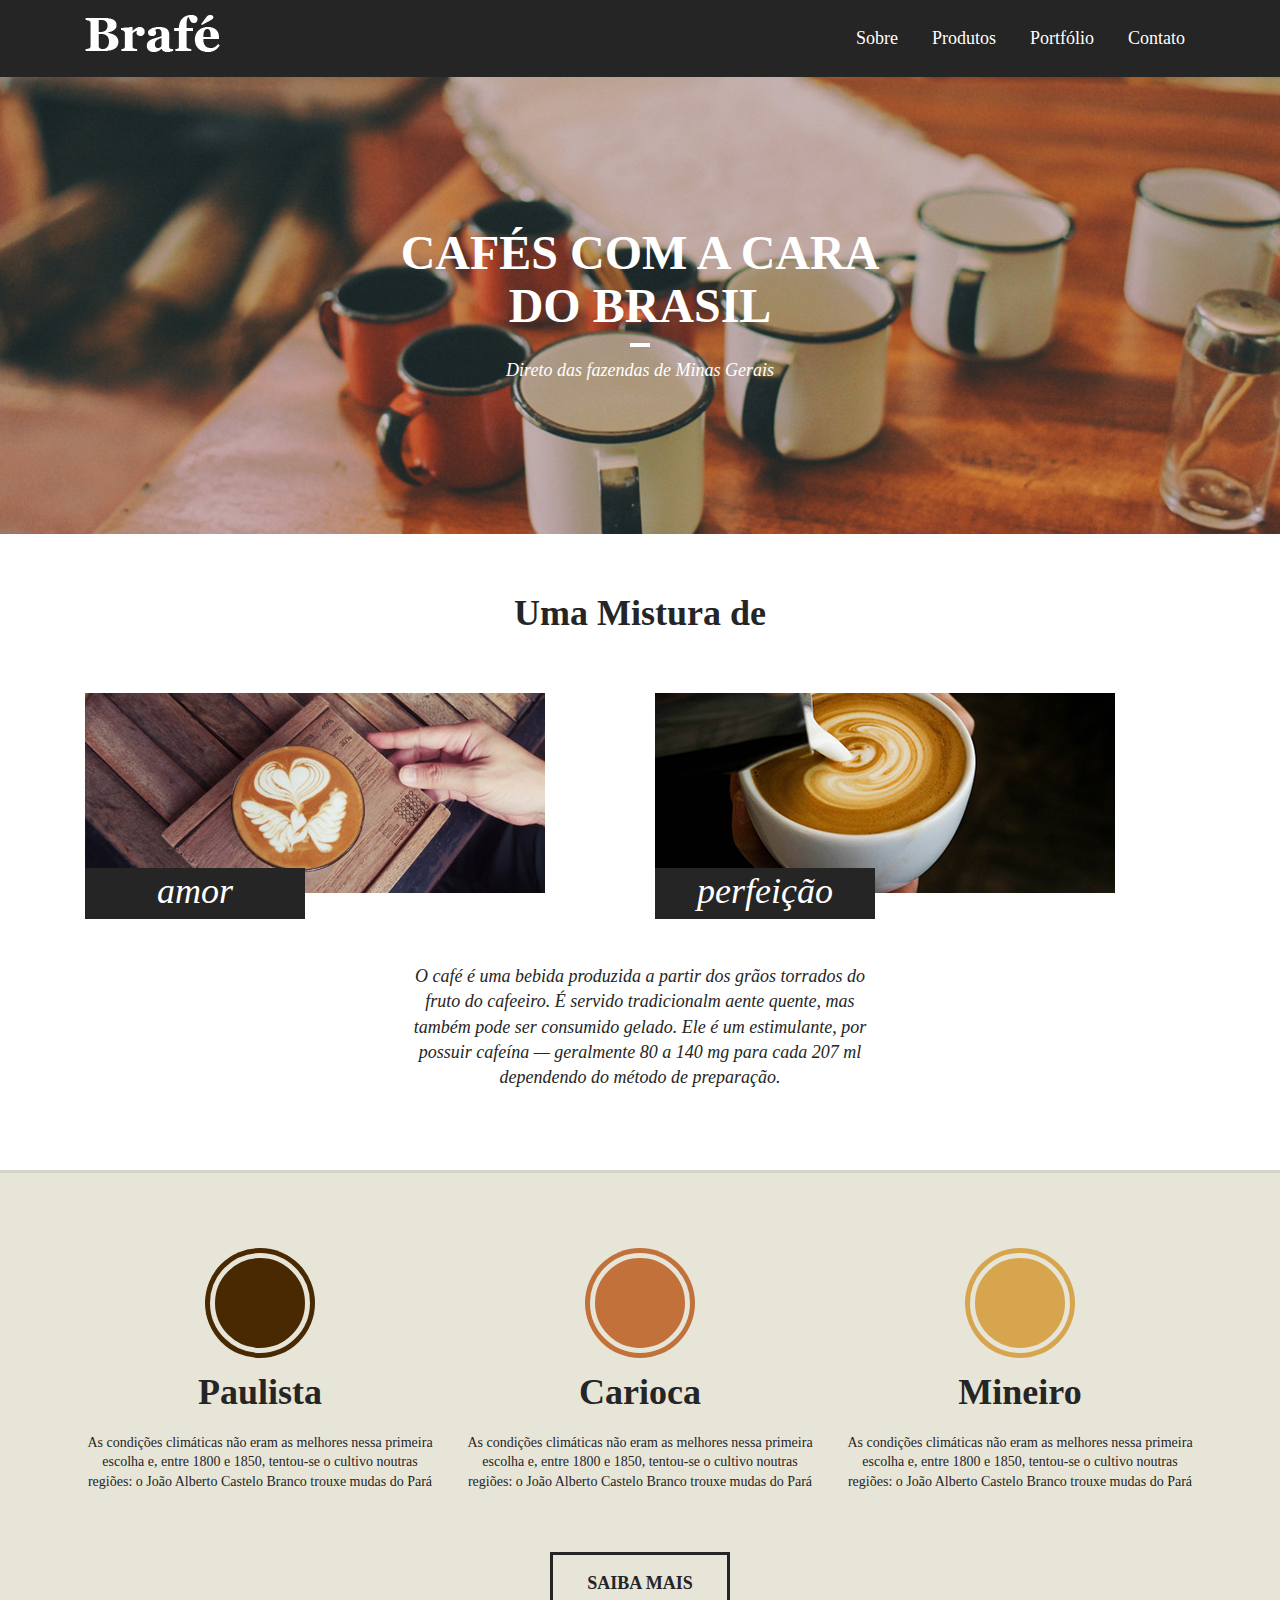
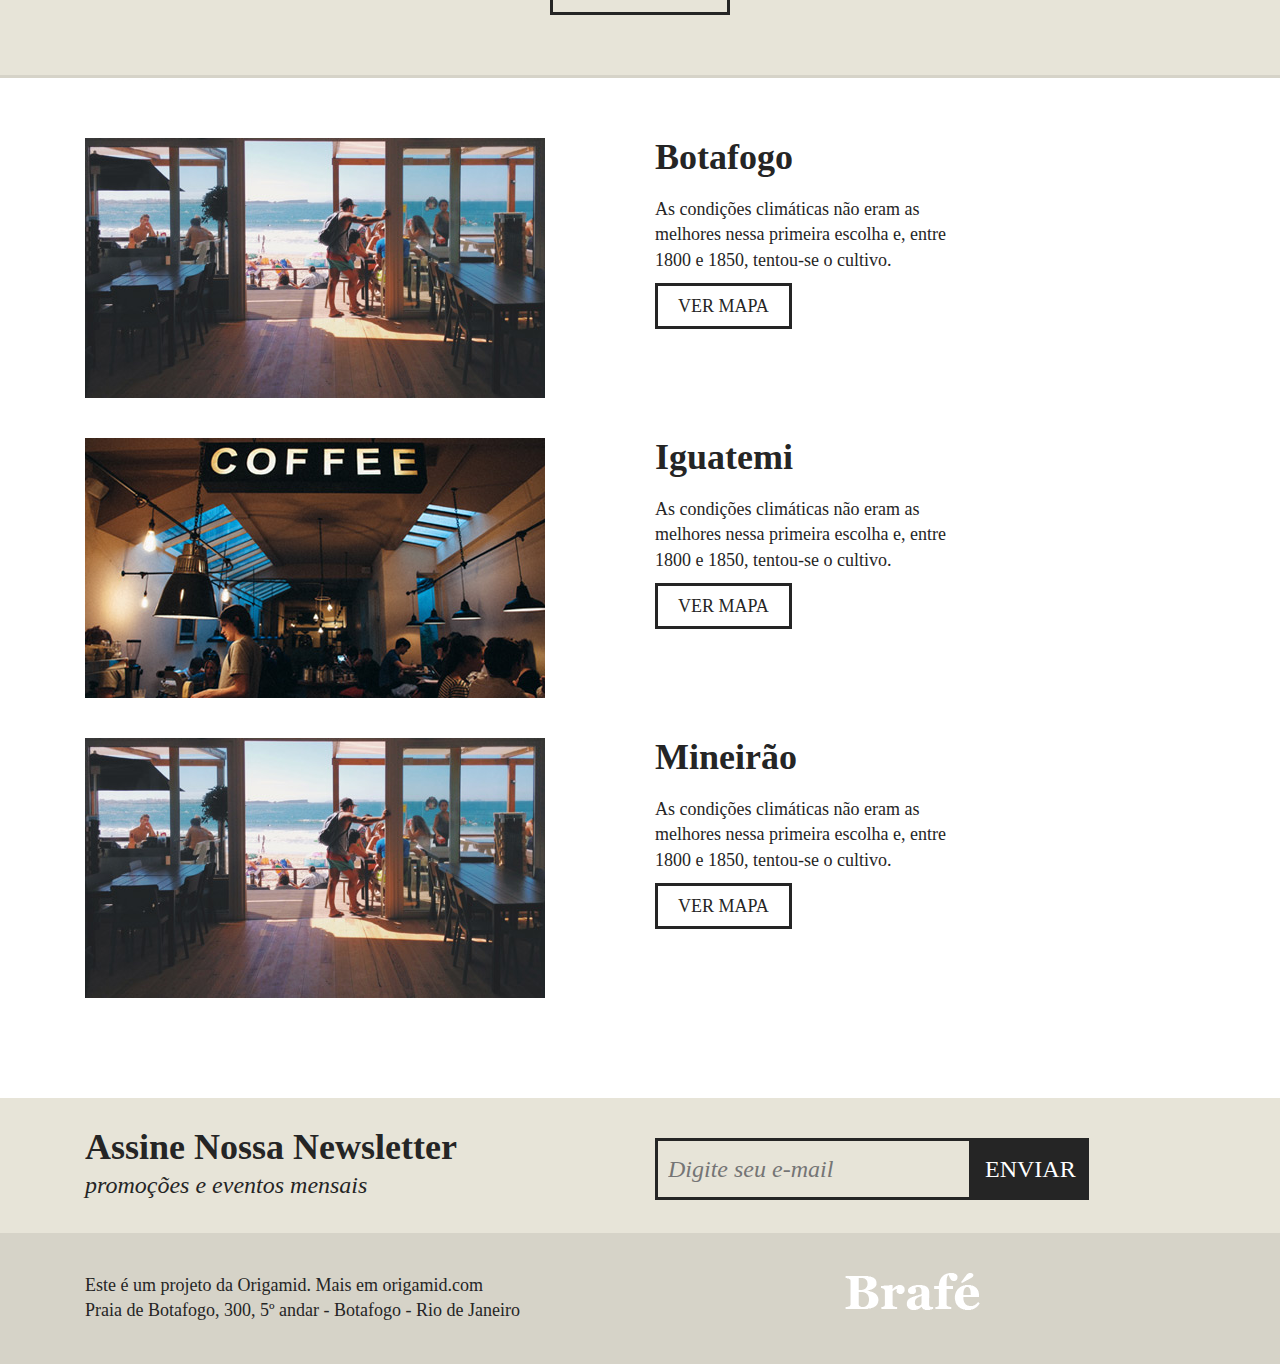
<file: Bootstrap/index.html>
<!DOCTYPE html>
<html>
<head>
	<title>Brafé 1</title>
	<meta charset="utf-8">
	<meta name="viewport" content="width=device-width, initial-scale=1, shrink-to-fit=no">
	<link rel="stylesheet" type="text/css" href="css/bootstrap.min.css">
	<link rel="stylesheet" type="text/css" href="css/style.css">
</head>
<body>
	
	<header class="menu">
		<div class="container">
			<div class="row">
				<a class="menu-logo col-md-4" href="#"><img src="img/brafe.png" alt="Brafé"></a>	
				<nav class="menu-nav col-md-8">
					<ul>
						<li><a href="#">Sobre</a></li>
						<li><a href="#">Produtos</a></li>
						<li><a href="#">Portfólio</a></li>
						<li><a href="#">Contato</a></li>
					</ul>
				</nav>
			</div>
		</div>
	</header>
	
	<main class="intro">
		<h1>Cafés com a cara<br>do Brasil</h1>
		<p>Direto das fazendas de Minas Gerais</p>
	</main>
	
	<section class="sobre container">
		<h2>Uma Mistura de</h2>
		<div class="row">
			<div class="sobre-item col-sm">
				<img src="img/cafe-1.jpg">
				<h3>amor</h3>
			</div>
			<div class="sobre-item col-sm">
				<img src="img/cafe-2.jpg">
				<h3>perfeição</h3>
			</div>
		</div>
		<p>O café é uma bebida produzida a partir dos grãos torrados do fruto do cafeeiro. É servido tradicionalm
aente quente, mas também pode ser consumido gelado. Ele é um estimulante, por possuir cafeína — geralmente 80 a 140 mg para cada 207 ml dependendo do método de preparação.</p>
	</section>
	
	<section class="produtos">
		<div class="container">
			<div class="row">
				<div class="produtos-item col-sm">
					<h2 class="produtos-paulista">Paulista</h2>
					<p>As condições climáticas não eram as melhores nessa primeira escolha e, entre 1800 e 1850, tentou-se o cultivo noutras regiões: o João Alberto Castelo Branco trouxe mudas do Pará</p>
				</div>
				<div class="produtos-item col-sm">
					<h2 class="produtos-carioca">Carioca</h2>
					<p>As condições climáticas não eram as melhores nessa primeira escolha e, entre 1800 e 1850, tentou-se o cultivo noutras regiões: o João Alberto Castelo Branco trouxe mudas do Pará</p>
				</div>
				<div class="produtos-item col-sm">
					<h2 class="produtos-mineiro">Mineiro</h2>
					<p>As condições climáticas não eram as melhores nessa primeira escolha e, entre 1800 e 1850, tentou-se o cultivo noutras regiões: o João Alberto Castelo Branco trouxe mudas do Pará</p>
				</div>
			</div>
			<a class="produtos-btn" href="#">Saiba Mais</a>
		</div>
	</section>
	
	<section class="locais container">
		<div class="locais-item row">
			<div class="col-sm">
				<img src="img/botafogo.jpg" alt="Brafé unidade Botafogo">
			</div>

			<div class="col-sm">
				<h2>Botafogo</h2>
				<p>As condições climáticas não eram as melhores nessa primeira escolha e, entre 1800 e 1850, tentou-se o cultivo.</p>
				<a href="#">Ver Mapa</a>
			</div>
		</div>
		
		<div class="locais-item row">
			<div class="col-sm">
				<img src="img/iguatemi.jpg" alt="Brafé unidade Iguatemi">
			</div>

			<div class="col-sm">
				<h2>Iguatemi</h2>
				<p>As condições climáticas não eram as melhores nessa primeira escolha e, entre 1800 e 1850, tentou-se o cultivo.</p>
				<a href="#">Ver Mapa</a>
			</div>
		</div>
		
		<div class="locais-item row">
			<div class="col-sm">
				<img src="img/botafogo.jpg" alt="Brafé unidade Mineirão">
			</div>
			
			<div class="col-sm">
				<h2>Mineirão</h2>
				<p>As condições climáticas não eram as melhores nessa primeira escolha e, entre 1800 e 1850, tentou-se o cultivo.</p>
				<a href="#">Ver Mapa</a>
			</div>
		</div>
	
	</section>
	
	<section class="assine">
		<div class="container">
			<div class="row">
				<div class="assine-info col-sm">
					<h2>Assine Nossa Newsletter</h2>
					<p>promoções e eventos mensais</p>
				</div>
				<form class="col-sm">
					<label>E-mail</label>
					<input type="text" placeholder="Digite seu e-mail">
					<button type="submit">Enviar</button>
				</form>
			</div>
		</div>
	</section>
	
	<footer class="footer">
		<div class="container">
			<div class="row">
				<p class="col-sm-8">Este é um projeto da Origamid. Mais em origamid.com<br>Praia de Botafogo, 300, 5º andar - Botafogo - Rio de Janeiro</p>
				<div class="col-sm">
					<img src="img/brafe.png" alt="Brafé">
				</div>
			</div>
		</div>
	</footer>
	
</body>
</html>
</file>
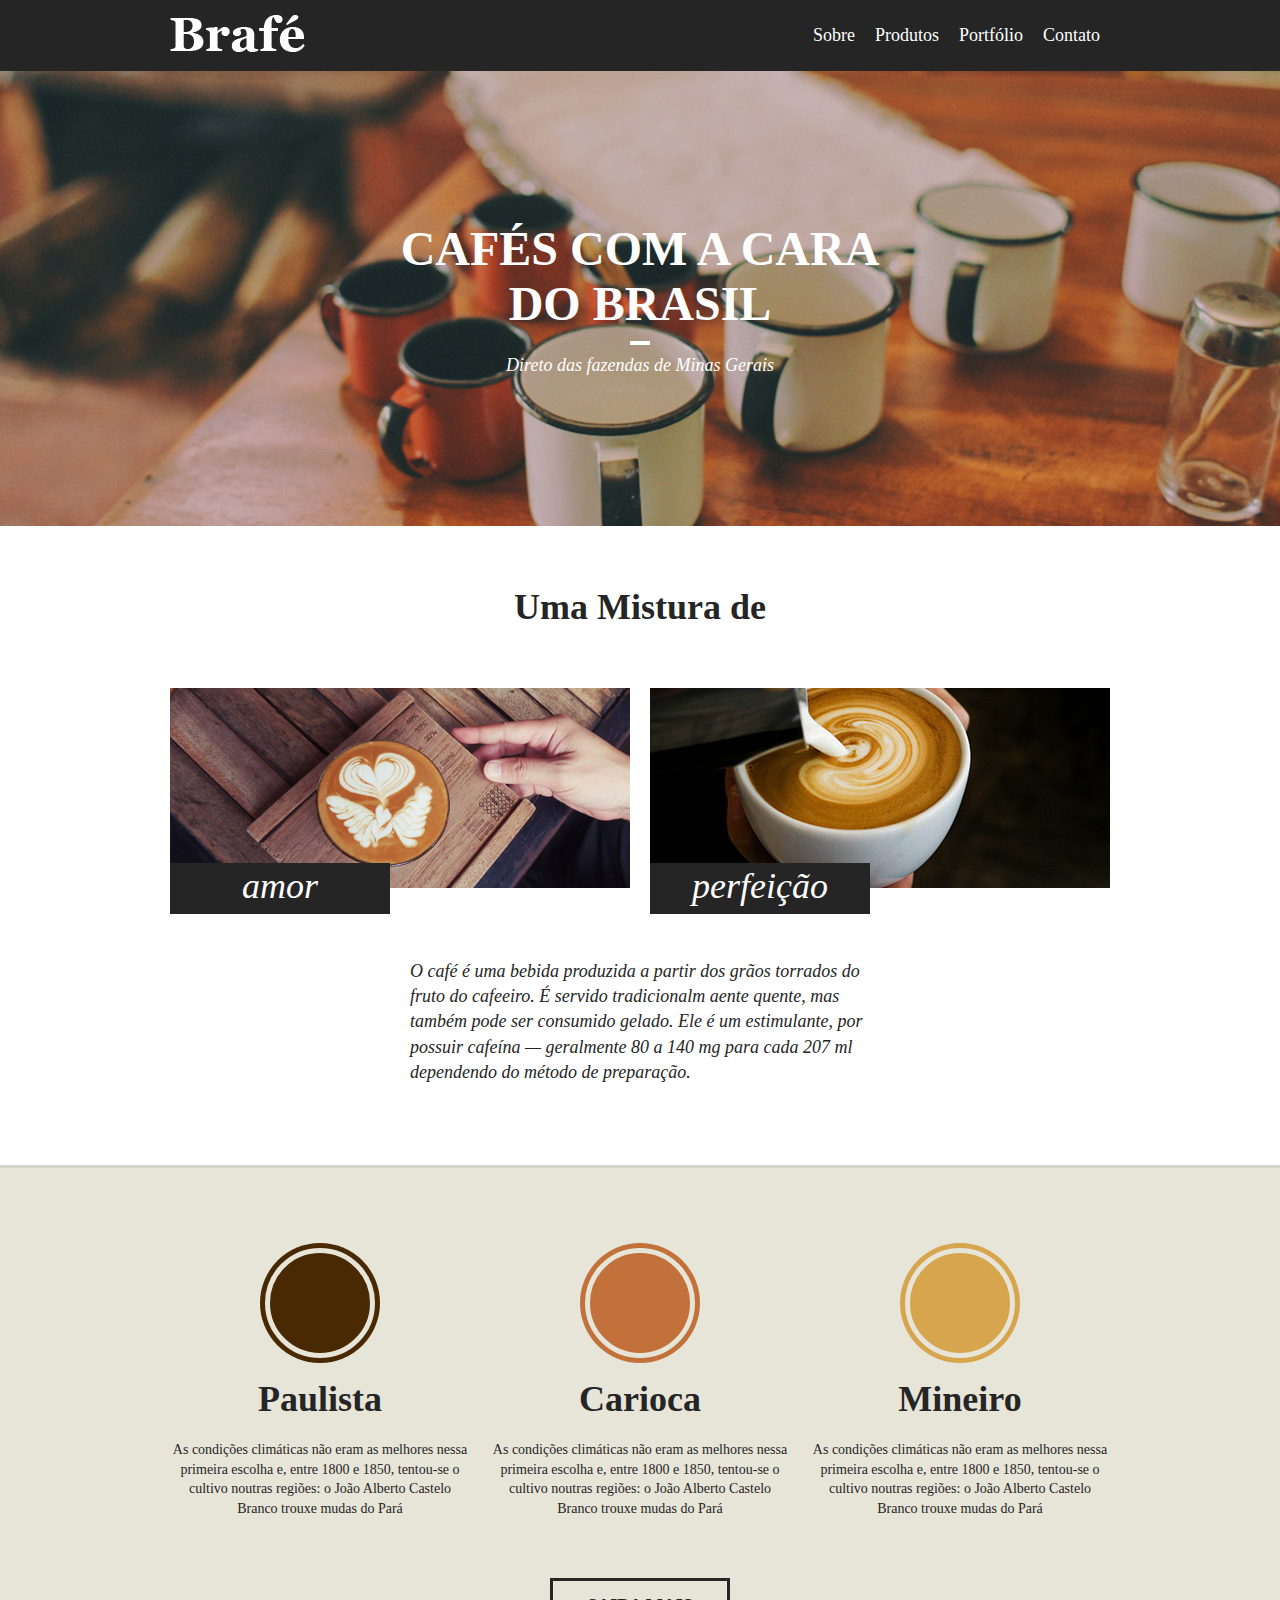
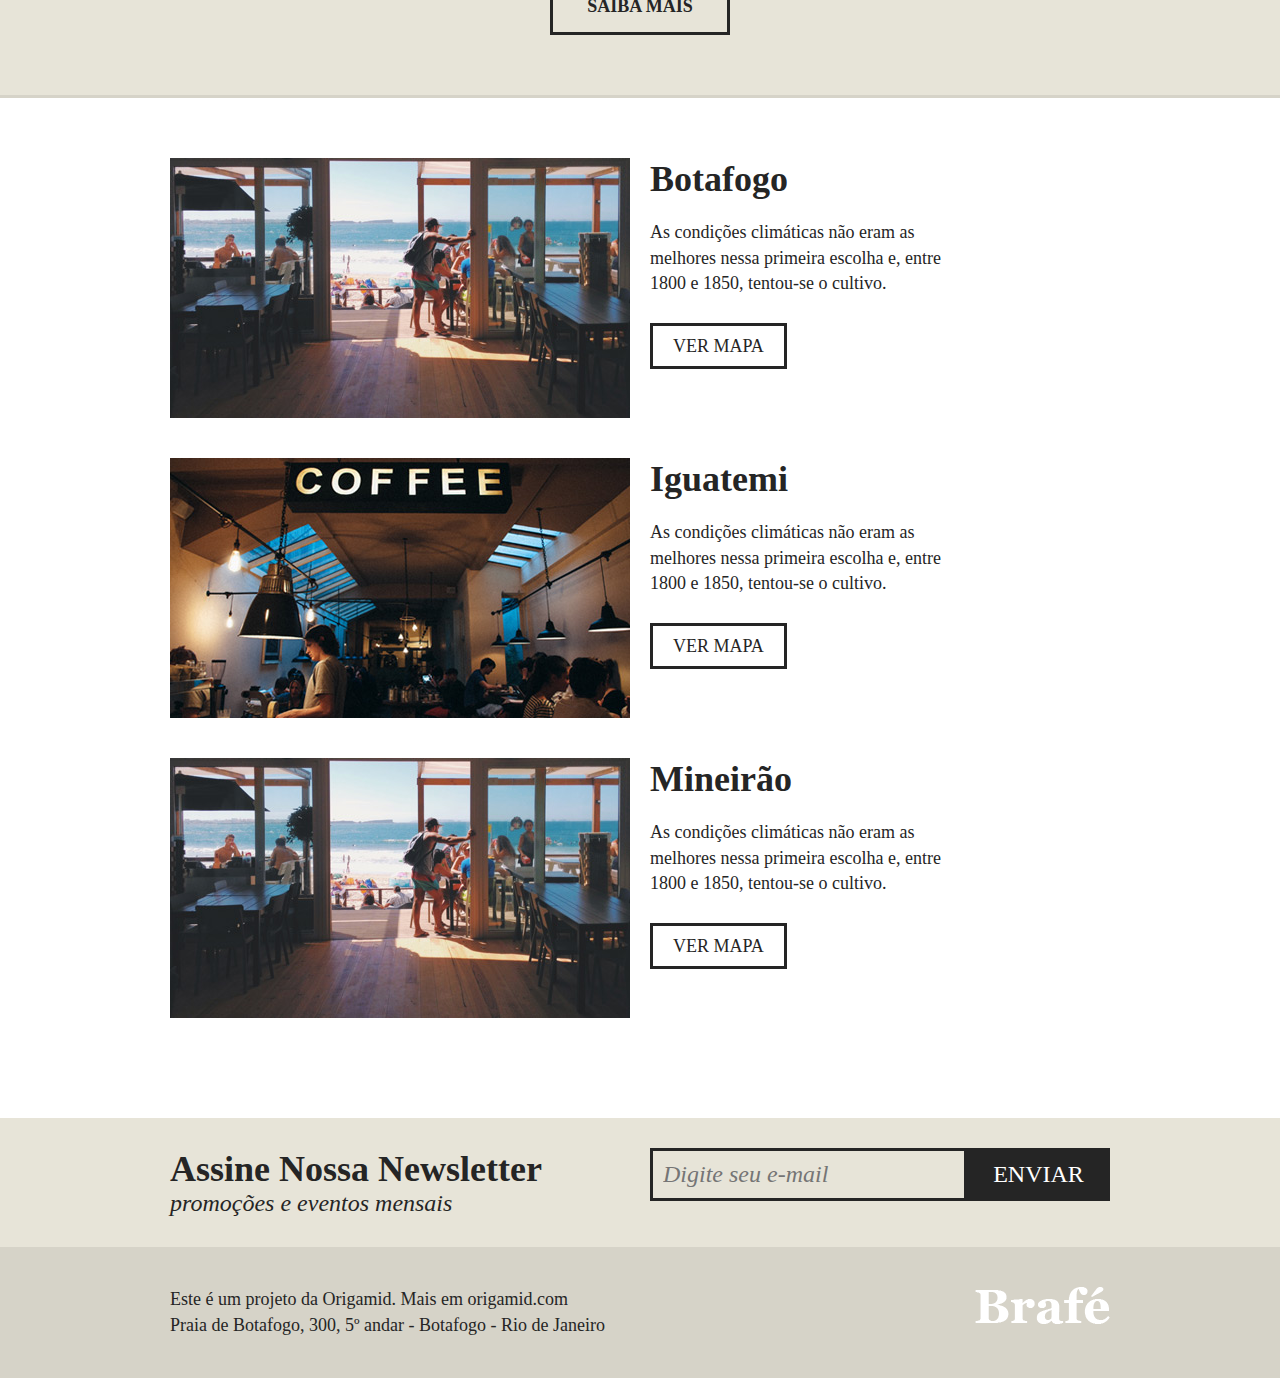
<file: Flexbox/index.html>
<!DOCTYPE html>
<html>
<head>
	<title>Brafé 1</title>
	<meta charset="utf-8">
	<meta name="viewport" content="width=device-width, initial-scale=1, shrink-to-fit=no">
	<link rel="stylesheet" type="text/css" href="css/style.css">
</head>
<body>
	
	<header class="menu">
		<div class="container">
			<a class="menu-logo" href="#"><img src="img/brafe.png" alt="Brafé"></a>	
			<nav class="menu-nav">
				<ul>
					<li><a href="#">Sobre</a></li>
					<li><a href="#">Produtos</a></li>
					<li><a href="#">Portfólio</a></li>
					<li><a href="#">Contato</a></li>
				</ul>
			</nav>
		</div>
	</header>
	
	<main class="intro">
		<h1>Cafés com a cara<br>do Brasil</h1>
		<p>Direto das fazendas de Minas Gerais</p>
	</main>
	
	<section class="sobre">
		<h2>Uma Mistura de</h2>
		<div class="container">
			<div class="sobre-item">
				<img src="img/cafe-1.jpg">
				<h3>amor</h3>
			</div>
			<div class="sobre-item">
				<img src="img/cafe-2.jpg">
				<h3>perfeição</h3>
			</div>
		</div>
		<p>O café é uma bebida produzida a partir dos grãos torrados do fruto do cafeeiro. É servido tradicionalm
aente quente, mas também pode ser consumido gelado. Ele é um estimulante, por possuir cafeína — geralmente 80 a 140 mg para cada 207 ml dependendo do método de preparação.</p>
	</section>
	
	<section class="produtos">
		<div class="container">
			<div class="produtos-item">
				<h2 class="produtos-paulista">Paulista</h2>
				<p>As condições climáticas não eram as melhores nessa primeira escolha e, entre 1800 e 1850, tentou-se o cultivo noutras regiões: o João Alberto Castelo Branco trouxe mudas do Pará</p>
			</div>
			<div class="produtos-item">
				<h2 class="produtos-carioca">Carioca</h2>
				<p>As condições climáticas não eram as melhores nessa primeira escolha e, entre 1800 e 1850, tentou-se o cultivo noutras regiões: o João Alberto Castelo Branco trouxe mudas do Pará</p>
			</div>
			<div class="produtos-item">
				<h2 class="produtos-mineiro">Mineiro</h2>
				<p>As condições climáticas não eram as melhores nessa primeira escolha e, entre 1800 e 1850, tentou-se o cultivo noutras regiões: o João Alberto Castelo Branco trouxe mudas do Pará</p>
			</div>
		</div>
		<a class="produtos-btn" href="#">Saiba Mais</a>
	</section>
	
	<section class="locais">
		<div class="locais-item container">
			<div class="locais-img">
				<img src="img/botafogo.jpg" alt="Brafé unidade Botafogo">
			</div>
			
			<div class="locais-info">
				<h2>Botafogo</h2>
				<p>As condições climáticas não eram as melhores nessa primeira escolha e, entre 1800 e 1850, tentou-se o cultivo.</p>
				<a href="#">Ver Mapa</a>
			</div>
		</div>
		
		<div class="locais-item container">
			<div class="locais-img">
				<img src="img/iguatemi.jpg" alt="Brafé unidade Iguatemi">
			</div>
			
			<div class="locais-info">
				<h2>Iguatemi</h2>
				<p>As condições climáticas não eram as melhores nessa primeira escolha e, entre 1800 e 1850, tentou-se o cultivo.</p>
				<a href="#">Ver Mapa</a>
			</div>
		</div>
		
		<div class="locais-item container">
			<div class="locais-img">
				<img src="img/botafogo.jpg" alt="Brafé unidade Mineirão">
			</div>
			
			<div class="locais-info">
				<h2>Mineirão</h2>
				<p>As condições climáticas não eram as melhores nessa primeira escolha e, entre 1800 e 1850, tentou-se o cultivo.</p>
				<a href="#">Ver Mapa</a>
			</div>
		</div>
	
	</section>
	
	<section class="assine">
		<div class="container">
			<div class="assine-info">
				<h2>Assine Nossa Newsletter</h2>
				<p>promoções e eventos mensais</p>
			</div>
			<form>
				<label>E-mail</label>
				<input type="text" placeholder="Digite seu e-mail">
				<button type="submit">Enviar</button>
			</form>
		</div>
	</section>
	
	<footer class="footer">
		<div class="container">
			<p>Este é um projeto da Origamid. Mais em origamid.com<br>Praia de Botafogo, 300, 5º andar - Botafogo - Rio de Janeiro</p>

			<div class="footer-img">
				<img src="img/brafe.png" alt="Brafé">
			</div>
		</div>
	</footer>
	
</body>
</html>
</file>
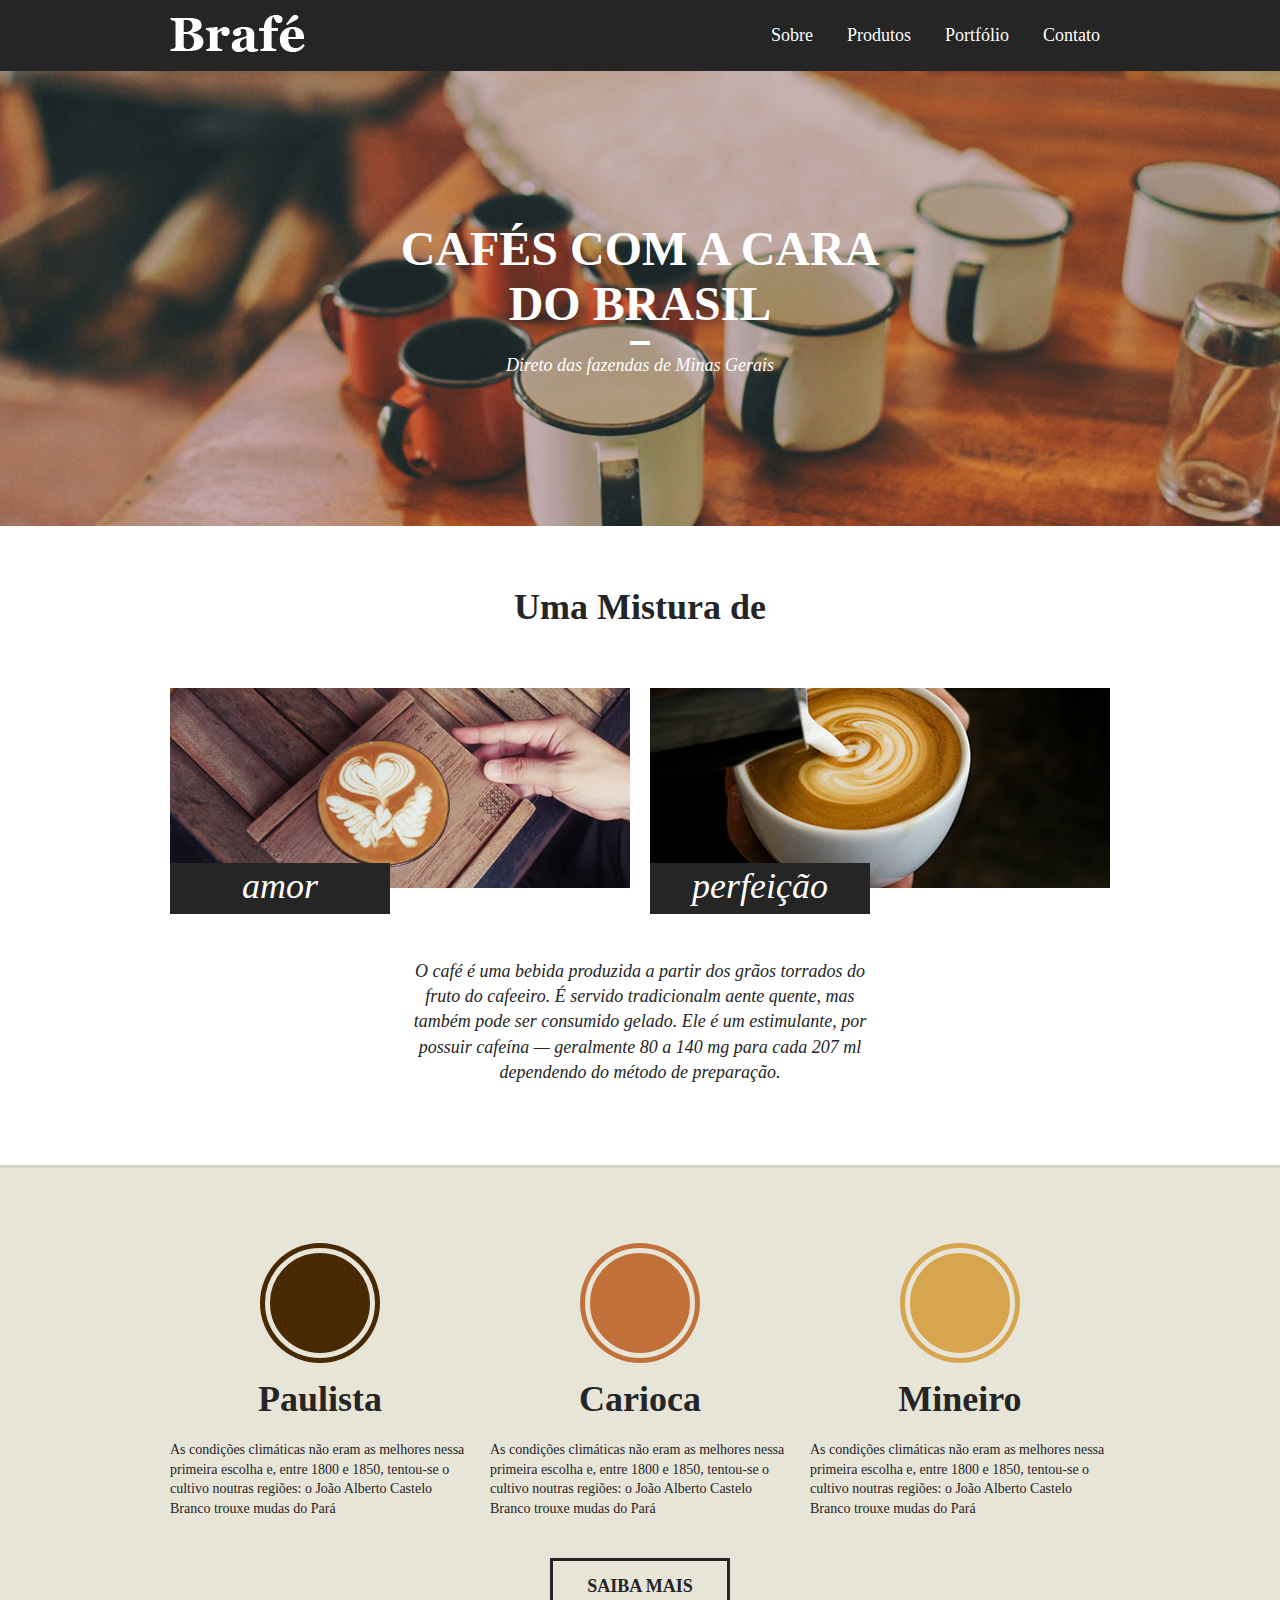
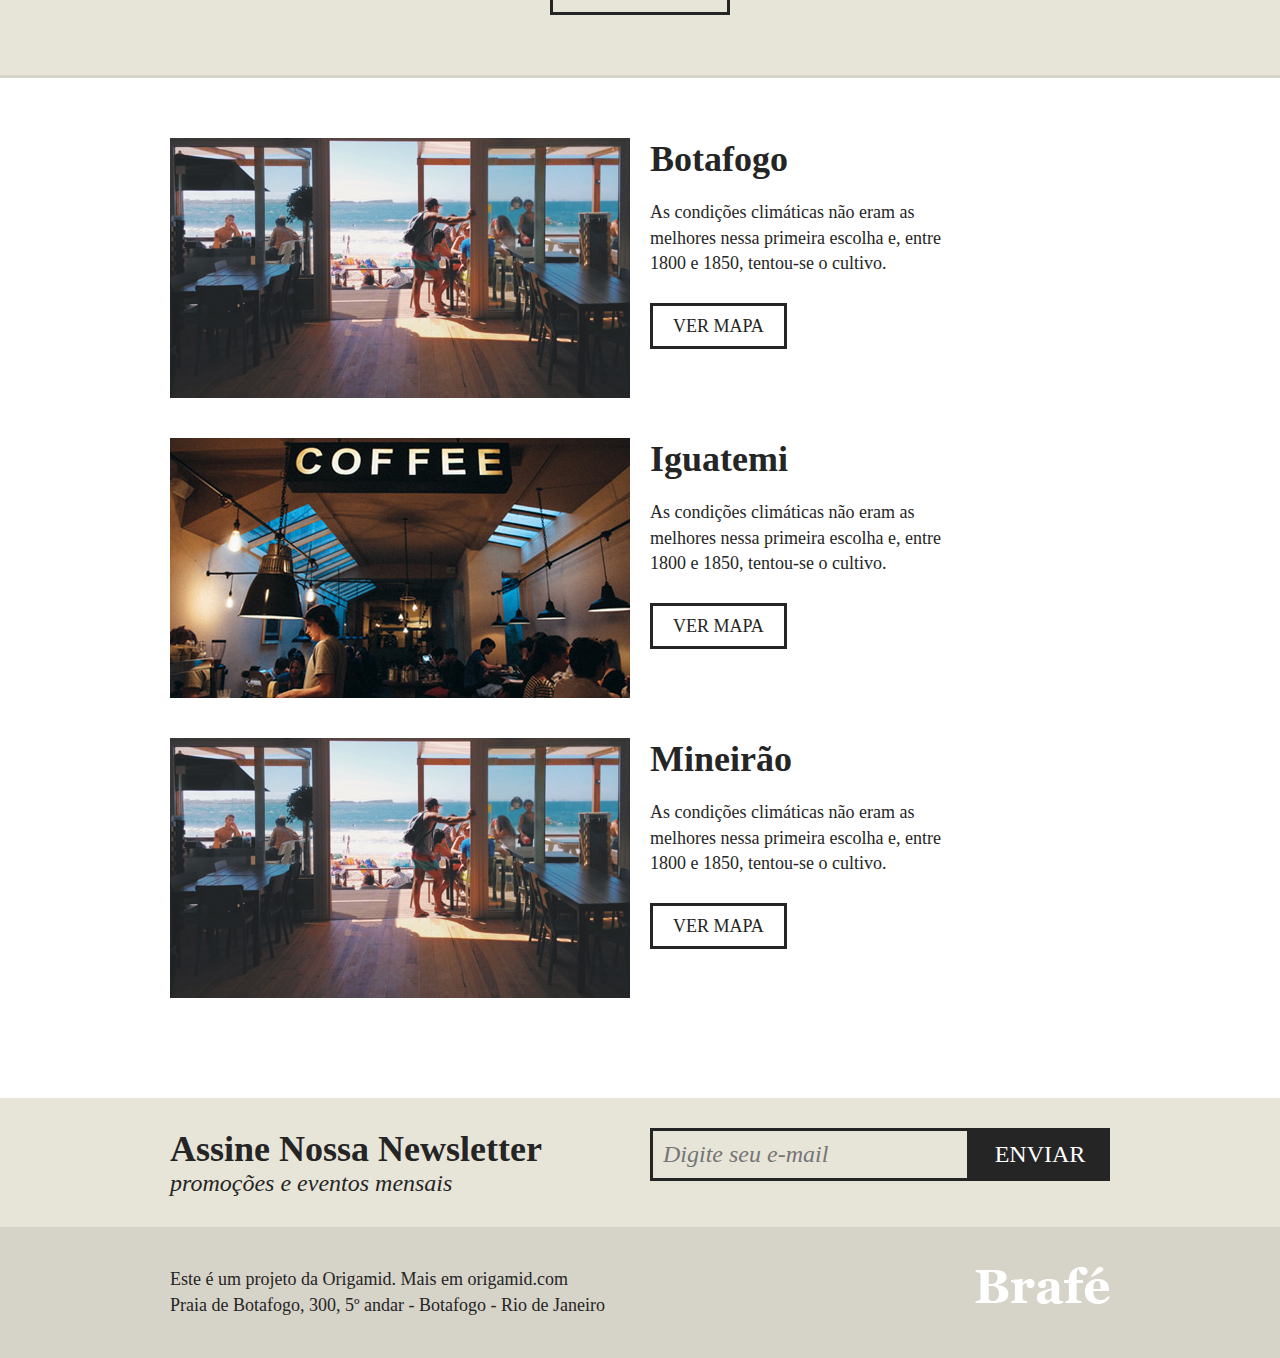
<file: Grid/index.html>
<!DOCTYPE html>
<html>
<head>
	<title>Brafé 1</title>
	<meta charset="utf-8">
	<meta name="viewport" content="width=device-width, initial-scale=1, shrink-to-fit=no">
	<link rel="stylesheet" type="text/css" href="css/grid.css">
	<link rel="stylesheet" type="text/css" href="css/style.css">
</head>
<body>
	
	<header class="menu">
		<div class="container">
			<a class="menu-logo grid-4" href="#"><img src="img/brafe.png" alt="Brafé"></a>	
			<nav class="menu-nav grid-8">
				<ul>
					<li><a href="#">Sobre</a></li>
					<li><a href="#">Produtos</a></li>
					<li><a href="#">Portfólio</a></li>
					<li><a href="#">Contato</a></li>
				</ul>
			</nav>
		</div>
	</header>
	
	<main class="intro">
		<h1>Cafés com a cara<br>do Brasil</h1>
		<p>Direto das fazendas de Minas Gerais</p>
	</main>
	
	<section class="sobre container">
		<h2>Uma Mistura de</h2>
		<div class="container">
			<div class="sobre-item grid-6">
				<img src="img/cafe-1.jpg">
				<h3>amor</h3>
			</div>
			<div class="sobre-item grid-6">
				<img src="img/cafe-2.jpg">
				<h3>perfeição</h3>
			</div>
		</div>
		<p>O café é uma bebida produzida a partir dos grãos torrados do fruto do cafeeiro. É servido tradicionalm
aente quente, mas também pode ser consumido gelado. Ele é um estimulante, por possuir cafeína — geralmente 80 a 140 mg para cada 207 ml dependendo do método de preparação.</p>
	</section>
	
	<section class="produtos">
		<div class="container">
			<div class="produtos-item grid-4">
				<h2 class="produtos-paulista">Paulista</h2>
				<p>As condições climáticas não eram as melhores nessa primeira escolha e, entre 1800 e 1850, tentou-se o cultivo noutras regiões: o João Alberto Castelo Branco trouxe mudas do Pará</p>
			</div>
			<div class="produtos-item grid-4">
				<h2 class="produtos-carioca">Carioca</h2>
				<p>As condições climáticas não eram as melhores nessa primeira escolha e, entre 1800 e 1850, tentou-se o cultivo noutras regiões: o João Alberto Castelo Branco trouxe mudas do Pará</p>
			</div>
			<div class="produtos-item grid-4">
				<h2 class="produtos-mineiro">Mineiro</h2>
				<p>As condições climáticas não eram as melhores nessa primeira escolha e, entre 1800 e 1850, tentou-se o cultivo noutras regiões: o João Alberto Castelo Branco trouxe mudas do Pará</p>
			</div>
		</div>
		<a class="produtos-btn" href="#">Saiba Mais</a>
	</section>
	
	<section class="locais">
		<div class="locais-item container">
			<div class="grid-6">
				<img src="img/botafogo.jpg" alt="Brafé unidade Botafogo">
			</div>
			
			<div class="grid-6">
				<h2>Botafogo</h2>
				<p>As condições climáticas não eram as melhores nessa primeira escolha e, entre 1800 e 1850, tentou-se o cultivo.</p>
				<a href="#">Ver Mapa</a>
			</div>
		</div>
		
		<div class="locais-item container">
			<div class="grid-6">
				<img src="img/iguatemi.jpg" alt="Brafé unidade Iguatemi">
			</div>
			
			<div class="grid-6">
				<h2>Iguatemi</h2>
				<p>As condições climáticas não eram as melhores nessa primeira escolha e, entre 1800 e 1850, tentou-se o cultivo.</p>
				<a href="#">Ver Mapa</a>
			</div>
		</div>
		
		<div class="locais-item container">
			<div class="grid-6">
				<img src="img/botafogo.jpg" alt="Brafé unidade Mineirão">
			</div>
			
			<div class="grid-6">
				<h2>Mineirão</h2>
				<p>As condições climáticas não eram as melhores nessa primeira escolha e, entre 1800 e 1850, tentou-se o cultivo.</p>
				<a href="#">Ver Mapa</a>
			</div>
		</div>
	
	</section>
	
	<section class="assine">
		<div class="container">
			<div class="assine-info grid-6">
				<h2>Assine Nossa Newsletter</h2>
				<p>promoções e eventos mensais</p>
			</div>
			<form class="grid-6">
				<label>E-mail</label>
				<input type="text" placeholder="Digite seu e-mail">
				<button type="submit">Enviar</button>
			</form>
		</div>
	</section>
	
	<footer class="footer">
		<div class="container">
			<p class="grid-8">Este é um projeto da Origamid. Mais em origamid.com<br>Praia de Botafogo, 300, 5º andar - Botafogo - Rio de Janeiro</p>
			<div class="grid-4">
				<img src="img/brafe.png" alt="Brafé">
			</div>
		</div>
	</footer>
	
</body>
</html>
</file>
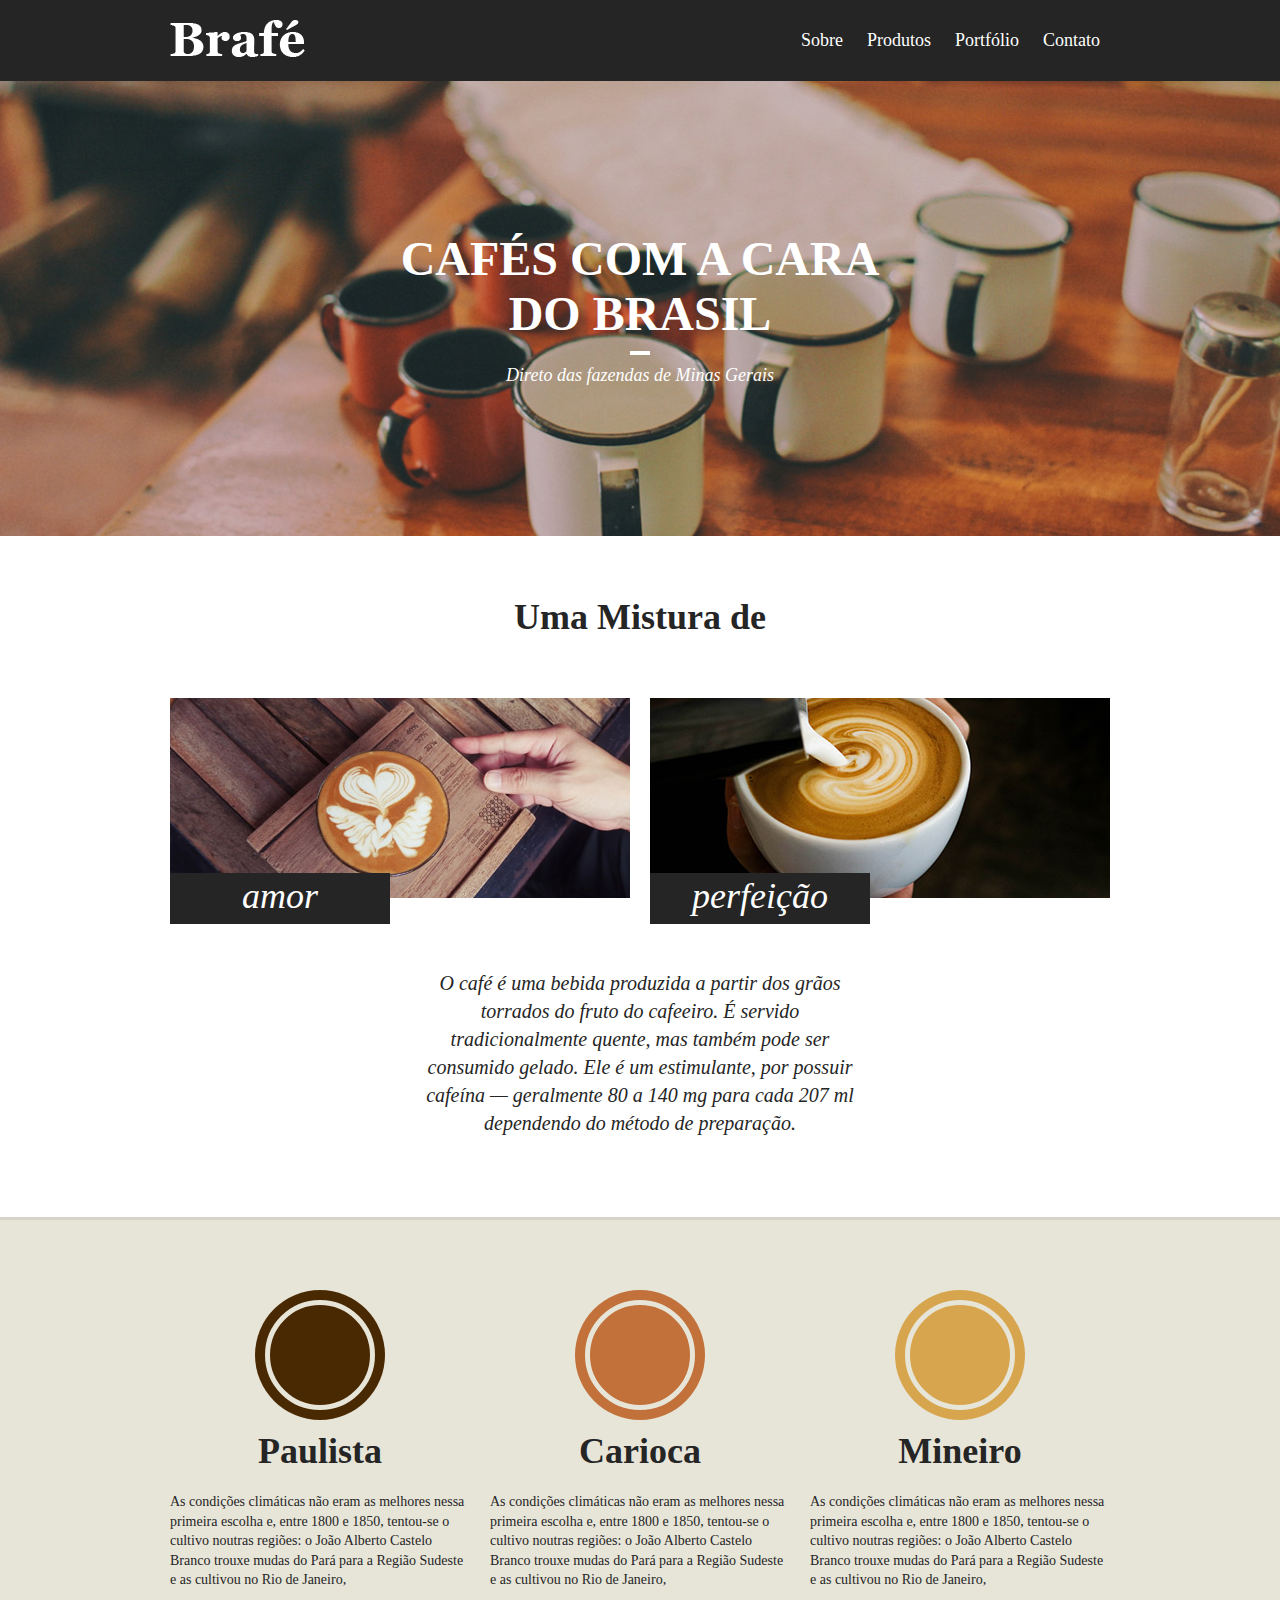
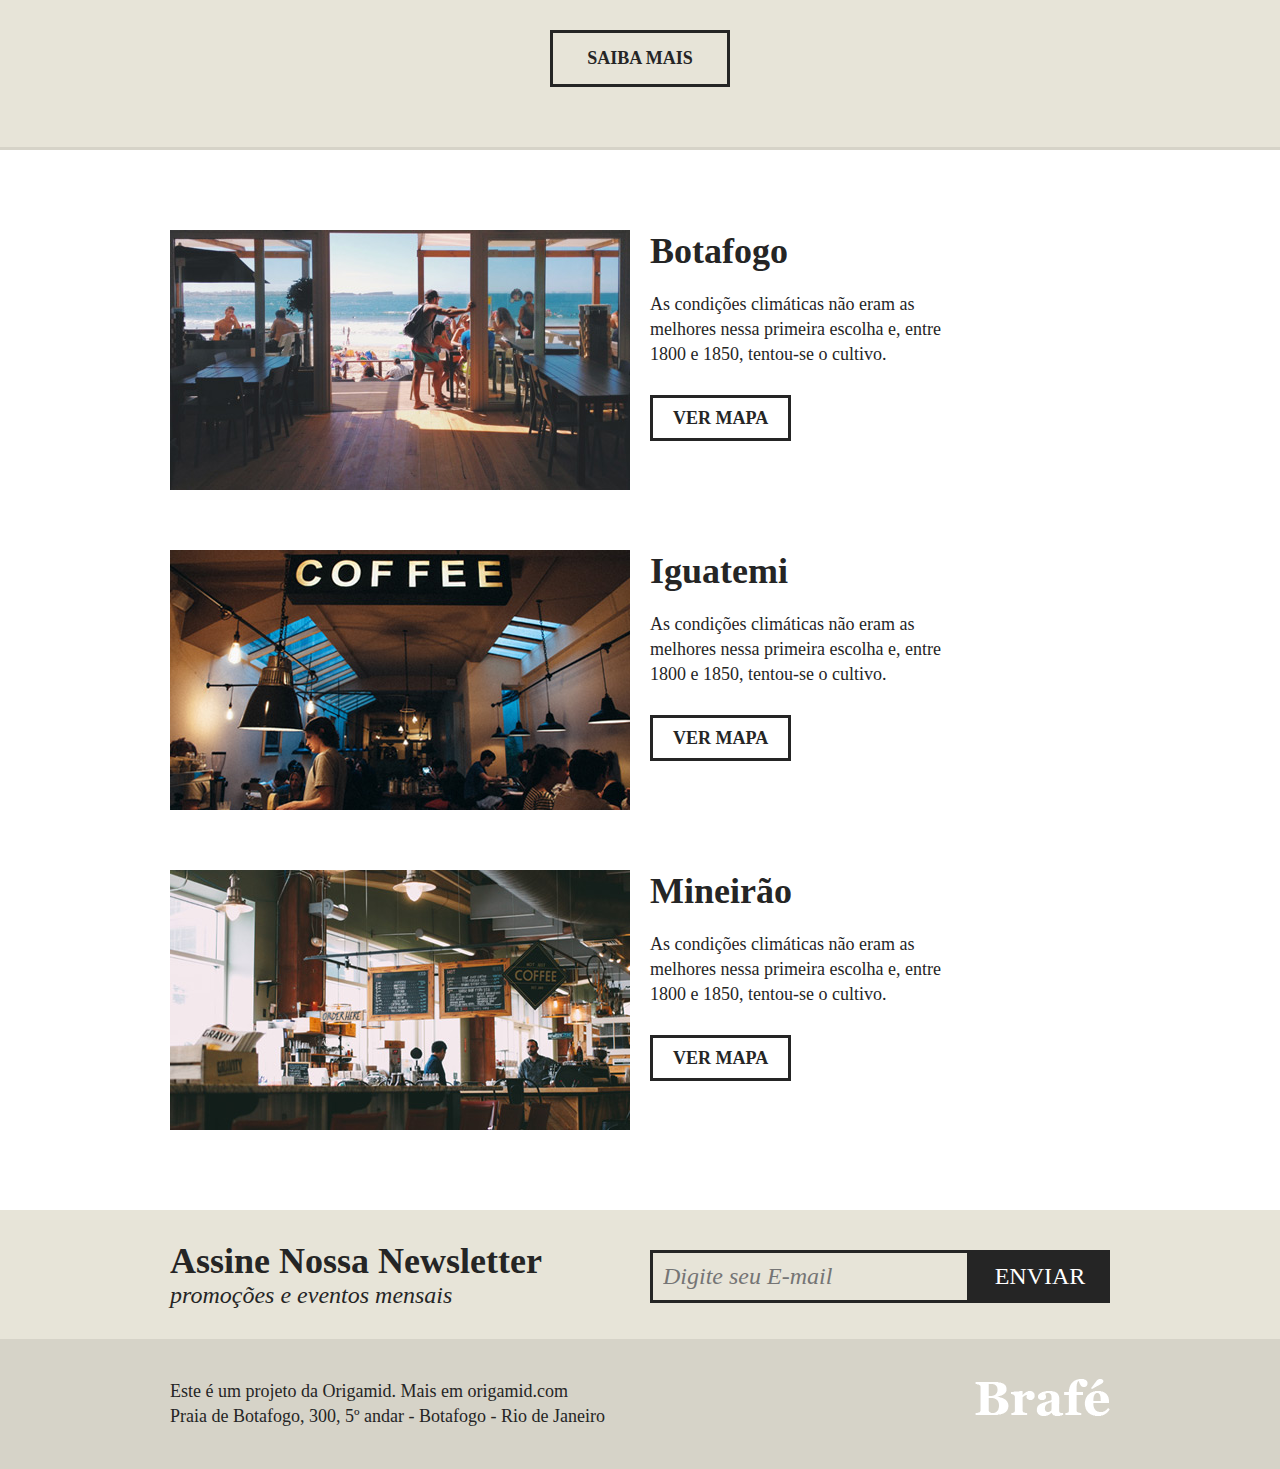
<file: HTML-CSS puro/index.html>
<!DOCTYPE html>
<html lang="pt-br">
<head>
  <meta charset="UTF-8">
  <meta name="viewport" content="width=device-width, initial-scale=1.0, shrink-to-fit=no">
  <meta http-equiv="X-UA-Compatible" content="ie=edge">
  <title>Brafé 1</title>
  <link rel="stylesheet" href="css/style.css">
</head>
<body>
  <header class="menu">
    <div class="menu-container">
      <a class="menu-logo" href="#"><img src="img/brafe.png" alt="Brafé"></a>

      <nav class="menu-nav">
        <ul>
          <li><a href="#">Sobre</a></li>
          <li><a href="#">Produtos</a></li>
          <li><a href="#">Portfólio</a></li>
          <li><a href="#">Contato</a></li>
        </ul>
      </nav>
    </div>
  </header>

  <main class="intro">
    <h1>Cafés com a cara<br>do Brasil</h1>
    <p>Direto das fazendas de Minas Gerais</p>
  </main>

  <section class="sobre">
    <h2>Uma Mistura de</h2>

    <div class="sobre-container">
      <div class="sobre-item">
        <img src="img/cafe-1.jpg" alt="Amor">
        <h3>amor</h3>
      </div>

      <div class="sobre-item">
        <img src="img/cafe-2.jpg" alt="Perfeição">
        <h3>perfeição</h3>
      </div>
    </div>

    <p>O café é uma bebida produzida a partir dos grãos torrados do fruto do cafeeiro. É servido tradicionalmente quente, mas também pode ser consumido gelado. Ele é um estimulante, por possuir cafeína — geralmente 80 a 140 mg para cada 207 ml dependendo do método de preparação.</p>
  </section>

  <section class="produtos">
    <div class="produtos-container">
      <div class="produtos-item">
        <h2 class="produtos-paulista">Paulista</h2>
        <p>As condições climáticas não eram as melhores nessa primeira escolha e, entre 1800 e 1850, tentou-se o cultivo noutras regiões: o João Alberto Castelo Branco trouxe mudas do Pará para a Região Sudeste e as cultivou no Rio de Janeiro,</p>
      </div>

      <div class="produtos-item">
        <h2 class="produtos-carioca">Carioca</h2>
        <p>As condições climáticas não eram as melhores nessa primeira escolha e, entre 1800 e 1850, tentou-se o cultivo noutras regiões: o João Alberto Castelo Branco trouxe mudas do Pará para a Região Sudeste e as cultivou no Rio de Janeiro,</p>
      </div>

      <div class="produtos-item">
        <h2 class="produtos-mineiro">Mineiro</h2>
        <p>As condições climáticas não eram as melhores nessa primeira escolha e, entre 1800 e 1850, tentou-se o cultivo noutras regiões: o João Alberto Castelo Branco trouxe mudas do Pará para a Região Sudeste e as cultivou no Rio de Janeiro,</p>
      </div>
    </div>
    <a class="produtos-btn" href="#">Saiba Mais</a>
  </section>

  <section class="locais">
    <div class="locais-item">
      <img src="img/botafogo.jpg" alt="Brafé Unidade Botafogo">

      <div>
        <h2>Botafogo</h2>
        <p>As condições climáticas não eram as melhores nessa primeira escolha e, entre 1800 e 1850, tentou-se o cultivo.</p>
        <a href="#">Ver Mapa</a>
      </div>
    </div>

    <div class="locais-item">
      <img src="img/iguatemi.jpg" alt="Brafé Unidade Iguatemi">
      
      <div>
        <h2>Iguatemi</h2>
        <p>As condições climáticas não eram as melhores nessa primeira escolha e, entre 1800 e 1850, tentou-se o cultivo.</p>
        <a href="#">Ver Mapa</a>
      </div>
    </div>

    <div class="locais-item">
      <img src="img/mineirao.jpg" alt="Brafé Unidade Mineirão">
      
      <div>
        <h2>Mineirão</h2>
        <p>As condições climáticas não eram as melhores nessa primeira escolha e, entre 1800 e 1850, tentou-se o cultivo.</p>
        <a href="#">Ver Mapa</a>
      </div>
    </div>
  </section>

  <section class="assine">
    <div class="assine-container">
      <div class="assine-info">
        <h2>Assine Nossa Newsletter</h2>
        <p>promoções e eventos mensais</p>
      </div>

      <form>
        <label for="">E-mail</label>
        <input type="text" placeholder="Digite seu E-mail">
        <button type="submit">Enviar</button>
      </form>
    </div>
  </section>

  <footer class="footer">
    <div class="footer-container">
      <p>Este é um projeto da Origamid. Mais em origamid.com<br>Praia de Botafogo, 300, 5º andar - Botafogo - Rio de Janeiro</p>
      <img src="img/brafe.png" alt="Brafé">
    </div>
  </footer>
  
</body>
</html>
</file>
<file: Grid/css/grid.css>
.container {
	max-width: 960px;
	margin: 0 auto;
}

.container::after, .container::before {
	content: '';
	display: table;
	clear: both;
}

.grid-1, .grid-2, .grid-3, .grid-4, .grid-5, .grid-6, .grid-7, .grid-8, .grid-9, .grid-10, .grid-11, .grid-12 {
	margin-left: 10px;
	margin-right: 10px;
	float: left;
	display: block;
	min-height: 1px;
}

.grid-1 {
	width: calc(8.333% - 20px);
}
.grid-2 {
	width: calc(16.666% - 20px);
}
.grid-3 {
	width: calc(25% - 20px);
}
.grid-4 {
	width: calc(33.333% - 20px);
}
.grid-5 {
	width: calc(41.666% - 20px);
}
.grid-6 {
	width: calc(50% - 20px);
}
.grid-7 {
	width: calc(58.333% - 20px);
}
.grid-8 {
	width: calc(66.666% - 20px);
}
.grid-9 {
	width: calc(75% - 20px);
}
.grid-10 {
	width: calc(83.333% - 20px);
}
.grid-11 {
	width: calc(91.666% - 20px);
}
.grid-12 {
	width: calc(100% - 20px);
}

@media (max-width: 739px) {
	.container {
		max-width: 300px;
	}
	.grid-1, .grid-2, .grid-3, .grid-4, .grid-5, .grid-6, .grid-7, .grid-8, .grid-9, .grid-10, .grid-11, .grid-12 {
	width: 100%;
	margin-left: 0px;
	margin-right: 0px;
	float: none;
}

}
</file>
<file: Bootstrap/css/style.css>
/* Reset */

body, h1, h2, h3, p, ul {
	padding: 0px;
	margin: 0px;
}

body {
	font-family: Georgia, serif;
	color: #252525;
}

* {
	box-sizing: border-box;
}

img {
	display: block;
	max-width: 100%;
}

/* Menu */

.menu {
	background: #252525;
	padding: 15px 0;
}

.menu-nav a {
	text-decoration: none;
	color: #fff;
	font-size: 1.125em;
}

.menu-nav ul {
	float: right;
	list-style: none;
}

.menu-nav ul li {
	display: inline-block;
}

.menu-nav ul li a {
	display: inline-block;
	padding: 10px;
	margin-left: 10px;
}

@media (max-width: 768px) {
	.menu-nav ul {
		float: none;
	}
	.menu-nav ul li a {
		padding-left: 0px;
		margin-left: 0px;
	}
}

/* Intro */

.intro {
	background: url('../img/bg-intro.jpg') no-repeat center center;
	background-size: cover;
	color: #fff;
	padding: 150px 0;
	text-align: center;
}

.intro h1 {
	text-transform: uppercase;
	font-size: 3em;
	font-weight: bold;
}

.intro h1::after {
	content: '';
	display: block;
	width: 20px;
	height: 4px;
	background: #fff;
	margin: 10px auto;
}

.intro p {
	font-style: italic;
	font-size: 1.125em;
}

@media (max-width: 768px) {
	.intro {
		padding: 60px 0px;
	}
}

/* Sobre */

.sobre {
	padding-top: 60px;
	padding-bottom: 60px;
}

.sobre h2 {
	font-size: 2.25em;
	text-align: center;
	margin-bottom: 60px;
	font-weight: bold;
}

.sobre-item h3 {
	font-size: 2.25em;
	line-height: 1em;
	background: #252525;
	color: #fff;
	font-style: italic;
	font-weight: normal;
	text-align: center;
	position: relative;
	width: 220px;
	padding: 5px 0 10px 0;
	top: -25px;
}

.sobre > p {
	font-size: 1.125em;
	line-height: 1.4em;
	font-style: italic;
	max-width: 460px;
	text-align: center;
	margin: 20px auto;
}

/* Produtos */

.produtos {
	background: #e7e4d8;
	border-top: 3px solid #d6d3c8;
	border-bottom: 3px solid #d6d3c8;
	padding-top: 60px;
	padding-bottom: 60px;
}

.produtos-item {
	margin-bottom: 40px;
}

.produtos-item h2 {
	font-size: 2.25em;
	text-align: center;
	margin-bottom: 20px;
	font-weight: bold;
}

.produtos-item h2::before {
	content: '';
	display: block;
	width: 100px;
	height: 100px;
	background: currentColor;
	border-radius: 50%;
	border: 5px solid #e7e4d8;
	box-shadow: 0 0 0 5px currentColor;
	margin: 20px auto;
}

h2.produtos-paulista::before {
	color: #492901;
}

h2.produtos-carioca::before {
	color: #c17139;
}

h2.produtos-mineiro::before {
	color: #d7a54d;
}

.produtos-item p {
	font-size: 0.875em;
	line-height: 1.4em;
	text-align: center;
}

.produtos-btn {
	border: 3px solid #252525;
	color: #252525;
	text-decoration: none;
	text-align: center;
	font-size: 1.125em;
	font-weight: bold;
	text-transform: uppercase;
	display: block;
	width: 180px;
	margin: 20px auto 0 auto;
	padding: 15px 0;
}

.produtos-btn:hover {
	text-decoration: none;
	color: #c17139;
	border-color: #c17139;
}

/* Locais */

.locais {
	padding-top: 60px;
	padding-bottom: 60px;
}

.locais-item {
	margin-bottom: 40px;
}

.locais-item h2 {
	font-size: 2.25em;
	margin-bottom: 20px;
	font-weight: bold;
}

.locais-item p {
	font-size: 1.125em;
	line-height: 1.4em;
	max-width: 320px;
	margin-bottom: 20px;
}

.locais-item a {
	font-size: 1.125em;
	text-transform: uppercase;
	text-decoration: none;
	border: 3px solid;
	color: #252525;
	padding: 10px 20px;
}

/* Assine */

.assine {
	background: #e7e4d8;
	padding-top: 30px;
	padding-bottom: 30px;
}

.assine-info h2 {
	font-size: 2.25em;
	font-weight: bold;
}

.assine-info p {
	font-size: 1.5em;
	font-style: italic;
}

.assine form {
	margin-top: 10px;
	display: flex;
	flex-wrap: wrap;
	align-content: flex-start;
}

.assine form label {
	display: none;
}

.assine input {
	border: 3px solid #252525;
	background: none;
	font-size: 1.5em;
	font-style: italic;
	font-family: Georgia, serif;
	align-self: flex-start;
	padding: 10px;
}

.assine button {
	background: #252525;
	border: none;
	font-family: Georgia, serif;
	text-transform: uppercase;
	font-size: 1.5em;
	color: #fff;
	cursor: pointer;
	align-self: flex-start;
	padding: 13px;
}

/*Footer*/

.footer {
	background: #d6d3c8;
	padding-top: 40px;
	padding-bottom: 40px;
}

.footer p {
	font-size: 1.125em;
	line-height: 1.4em;
}

.footer-img {
	float: right;
}

@media (max-width: 768) {
	.footer-img {
		float: none;
		margin-top: 20px;
	}
}
</file>
<file: Flexbox/css/style.css>
/* Reset */

body, h1, h2, h3, p, ul {
	padding: 0px;
	margin: 0px;
}

body {
	font-family: Georgia, serif;
	color: #252525;
}

* {
	box-sizing: border-box;
}

.container {
	display: flex;
	max-width: 960px;
	margin: 0 auto;
}

@media (max-width: 739px) {
	.container {
		flex-direction: column;
		max-width: 300px;
	}
}

/* Menu */

.menu {
	background: #252525;
	padding: 15px 0;
}

.menu-logo {
	margin: 0 10px;
}

.menu-nav {
	flex: 1;
	margin: 0 10px;
	align-self: center;
}

.menu-nav ul {
	float: right;
	display: flex;
	list-style: none;
}

.menu-nav ul li a {
	padding: 10px;
}

.menu-nav a {
	text-decoration: none;
	color: #fff;
	font-size: 1.125em;
}

@media (max-width: 739px) {
	.menu-nav, .menu-logo {
		margin: 0px;
	}
	.menu-nav ul li a {
		padding-left: 0px;
	}
}

/* Intro */

.intro {
	background: url('../img/bg-intro.jpg') no-repeat center center;
	background-size: cover;
	color: #fff;
	padding: 150px 0;
	text-align: center;
}

.intro h1 {
	text-transform: uppercase;
	font-size: 3em;
}

.intro h1::after {
	content: '';
	display: block;
	width: 20px;
	height: 4px;
	background: #fff;
	margin: 10px auto;
}

.intro p {
	font-style: italic;
	font-size: 1.125em;
}

@media (max-width: 739px) {
	.intro {
		padding: 60px 0;
	}
}
/* Sobre */

.sobre {
	padding: 60px 0;
}

.sobre h2 {
	font-size: 2.25em;
	text-align: center;
	margin-bottom: 60px;
}

.sobre-item {
	flex: 1;
	margin: 0 10px;
}

.sobre-item img {
	display: block;
	max-width: 100%;
}

.sobre-item h3 {
	font-size: 2.25em;
	line-height: 1em;
	background: #252525;
	color: #fff;
	font-style: italic;
	font-weight: normal;
	text-align: center;
	position: relative;
	width: 220px;
	padding: 5px 0 10px 0;
	top: -25px;
}

.sobre > p {
	font-size: 1.125em;
	line-height: 1.4em;
	font-style: italic;
	margin: 20px auto;
	max-width: 460px;
}

@media (max-width: 739px) {
	.sobre-item {
		margin-left: 0px;
		margin-right: 0px;
	}
}

/* Produtos */

.produtos {
	background: #e7e4d8;
	border-top: 3px solid #d6d3c8;
	border-bottom: 3px solid #d6d3c8;
	padding: 60px 0;
}

.produtos-item {
	flex: 1;
	margin: 0 10px 40px 10px;
}

.produtos-item h2 {
	font-size: 2.25em;
	text-align: center;
	margin-bottom: 20px;
}

.produtos-item h2::before {
	content: '';
	display: block;
	width: 100px;
	height: 100px;
	background: currentColor;
	border-radius: 50%;
	border: 5px solid #e7e4d8;
	box-shadow: 0 0 0 5px currentColor;
	margin: 20px auto;
}

h2.produtos-paulista::before {
	color: #492901;
}

h2.produtos-carioca::before {
	color: #c17139;
}

h2.produtos-mineiro::before {
	color: #d7a54d;
}

.produtos-item p {
	font-size: 0.875em;
	line-height: 1.4em;
	text-align: center;
}

.produtos-btn {
	border: 3px solid #252525;
	color: #252525;
	text-decoration: none;
	text-align: center;
	font-size: 1.125em;
	font-weight: bold;
	text-transform: uppercase;
	display: block;
	width: 180px;
	margin: 20px auto 0 auto;
	padding: 15px 0;
}

@media (max-width: 739px) {
	.produtos-item {
		margin-left: 0px;
		margin-right: 0px;
	}
}

/* Locais */

.locais {
	padding: 60px 0;
}

.locais-item {
	margin-bottom: 40px;
}

.locais-item h2 {
	font-size: 2.25em;
	margin-bottom: 20px;
}

.locais-item p {
	font-size: 1.125em;
	line-height: 1.4em;
	max-width: 320px;
	margin-bottom: 40px;
}

.locais-item a {
	font-size: 1.125em;
	text-transform: uppercase;
	text-decoration: none;
	border: 3px solid;
	color: #252525;
	padding: 10px 20px;
}

.locais-img, .locais-info {
	flex: 1;
	margin: 0 10px;
}

.locais-img img {
	display: block;
	max-width: 100%;
}

@media (max-width: 739px) {
	.locais-img, .locais-info {
		margin-left: 0px;
		margin-right: 0px;
	}
}

/* Assine */

.assine {
	background: #e7e4d8;
	padding: 30px 0;
}

.assine-info {
	flex: 1;
	margin: 0 10px;
}

.assine-info h2 {
	font-size: 2.25em;
}

.assine-info p {
	font-size: 1.5em;
	font-style: italic;
}

.assine form {
	flex: 1;
	margin: 0 10px;
	display: flex;
	flex-wrap: wrap;
	align-content: flex-start;
}

.assine form label {
	display: none;
}

.assine input {
	flex: 1;
	align-self: flex-start;
	padding: 10px;
	border: 3px solid #252525;
	background: none;
	font-size: 1.5em;
	font-style: italic;
	font-family: Georgia, serif;
}

.assine button {
	flex: 1;
	align-self: flex-start;
	padding: 13px;
	background: #252525;
	border: none;
	font-family: Georgia, serif;
	text-transform: uppercase;
	font-size: 1.5em;
	color: #fff;
	cursor: pointer;
}

@media (max-width: 739px) {
	.assine-info {
		margin: 0 0 20px 0;
	}
	.assine form {
		margin: 0px;
	}
}

/*Footer*/

.footer {
	background: #d6d3c8;
	padding: 40px 0;
}

.footer p {
	font-size: 1.125em;
	line-height: 1.4em;
	margin: 0 10px;
	flex: 1;
}

.footer-img {
	margin: 0 10px;
}

@media (max-width: 739px) {
	.footer-img, .footer p {
		margin: 10px 0px;
	}
}
</file>
<file: Grid/css/style.css>
/* Reset */

body, h1, h2, h3, p, ul {
	padding: 0px;
	margin: 0px;
}

body {
	font-family: Georgia, serif;
	color: #252525;
}

* {
	box-sizing: border-box;
}

img {
	max-width: 100%;
	display: block;
}

/* Menu */

.menu {
	background: #252525;
	padding: 15px 0;
}

.menu-nav ul {
	float: right;
}

.menu-nav ul li {
	display: inline-block;
}

.menu-nav a {
	text-decoration: none;
	color: #fff;
	font-size: 1.125em;
	display: block;
	padding: 10px;
	margin-left: 10px;
}

@media (max-width: 739px) {
	.menu-nav ul {
		float: none;
	}
	.menu-nav ul li a {
		margin-left: 0px;
		padding-left: 0px;
		padding-right: 8px;
	}
}

/* Intro */

.intro {
	background: url('../img/bg-intro.jpg') no-repeat center center;
	background-size: cover;
	color: #fff;
	padding: 150px 0;
	text-align: center;
}

.intro h1 {
	text-transform: uppercase;
	font-size: 3em;
}

.intro h1::after {
	content: '';
	display: block;
	width: 20px;
	height: 4px;
	background: #fff;
	margin: 10px auto;
}

.intro p {
	font-style: italic;
	font-size: 1.125em;
}

@media (max-width: 739px) {
	.intro {
		padding: 60px 0;
	}
}
/* Sobre */

.sobre {
	padding: 60px 0;
}

.sobre h2 {
	font-size: 2.25em;
	text-align: center;
	margin-bottom: 60px;
}

.sobre-item h3 {
	font-size: 2.25em;
	line-height: 1em;
	background: #252525;
	color: #fff;
	font-style: italic;
	font-weight: normal;
	text-align: center;
	position: relative;
	width: 220px;
	padding: 5px 0 10px 0;
	top: -25px;
}

.sobre > p {
	font-size: 1.125em;
	line-height: 1.4em;
	font-style: italic;
	max-width: 460px;
	margin: 20px auto;
	text-align: center;
}

/* Produtos */

.produtos {
	background: #e7e4d8;
	border-top: 3px solid #d6d3c8;
	border-bottom: 3px solid #d6d3c8;
	padding: 60px 0;
}

.produtos-item {
	margin-bottom: 40px;
}

.produtos-item h2 {
	font-size: 2.25em;
	text-align: center;
	margin-bottom: 20px;
}

.produtos-item h2::before {
	content: '';
	display: block;
	width: 100px;
	height: 100px;
	background: currentColor;
	border-radius: 50%;
	border: 5px solid #e7e4d8;
	box-shadow: 0 0 0 5px currentColor;
	margin: 20px auto;
}

h2.produtos-paulista::before {
	color: #492901;
}

h2.produtos-carioca::before {
	color: #c17139;
}

h2.produtos-mineiro::before {
	color: #d7a54d;
}

.produtos-item p {
	font-size: 0.875em;
	line-height: 1.4em;
}

.produtos-btn {
	border: 3px solid #252525;
	color: #252525;
	text-decoration: none;
	text-align: center;
	font-size: 1.125em;
	font-weight: bold;
	text-transform: uppercase;
	display: block;
	width: 180px;
	padding: 15px 0;
	margin: 0 auto;
}

/* Locais */

.locais {
	padding: 60px 0;
}

.locais-item {
	margin-bottom: 40px;
}

.locais-item h2 {
	font-size: 2.25em;
	margin-bottom: 20px;
}

.locais-item p {
	font-size: 1.125em;
	line-height: 1.4em;
	max-width: 320px;
	margin-bottom: 40px;
}

.locais-item a {
	font-size: 1.125em;
	text-transform: uppercase;
	text-decoration: none;
	border: 3px solid;
	color: #252525;
	padding: 10px 20px;
}

/* Assine */

.assine {
	background: #e7e4d8;
	padding: 30px 0;
}

.assine-info h2 {
	font-size: 2.25em;
}

.assine-info p {
	font-size: 1.5em;
	font-style: italic;
}

.assine form label {
	display: none;
}

.assine input {
	border: 3px solid #252525;
	background: none;
	font-size: 1.5em;
	font-style: italic;
	font-family: Georgia, serif;
	width: calc(100% - 140px);
	padding: 10px;
	float: left;
}

.assine button {
	background: #252525;
	border: none;
	font-family: Georgia, serif;
	text-transform: uppercase;
	font-size: 1.5em;
	color: #fff;
	cursor: pointer;
	width: 140px;
	padding: 13px 0;
	float: left;
}

/*Footer*/

.footer {
	background: #d6d3c8;
	padding: 40px 0;
}

.footer img {
	float: right;
}

.footer p {
	font-size: 1.125em;
	line-height: 1.4em;
}

@media (max-width: 739px) {
	.footer img {
		float: none;
		margin-top: 20px;
	}
}
</file>
<file: HTML-CSS puro/css/style.css>
/*
Breakpoints

960

740

*/

/*Reset*/

body, h1, h2, h3, p, ul {
  padding: 0px;
  margin: 0px;
}

body {
  font-family: Georgia, 'Times New Roman', Times, serif;
  color: #252525;
}

* {
  box-sizing: border-box;
}

/*Menu*/

.menu {
  background: #252525;
  padding: 20px 0;
}

.menu-container {
  max-width: 960px;
  margin: 0 auto;
}

.menu-container::after, .menu-container::before {
  content: '';
  display: table;
  clear: both;
}

a.menu-logo {
  display: block;
  float: left;
  margin-left: 10px;
}

.menu-nav {
  float: right;
  margin-right: 10px;
}

.menu-nav li {
  display: inline-block;
}

.menu-nav a {
  display: block;
  padding: 10px;
  text-decoration: none;
  color: #fff;
  font-size: 1.125em;
}

@media (max-width: 739px) {
  .menu-nav {
    float: none;
    clear: both;
    text-align: center;
  }
  a.menu-logo {
    float: none;
    text-align: center;
    margin: 0 auto;
  }
}

/*Introdução*/

.intro {
  background: url('../img/bg-intro.jpg') no-repeat center center;
  background-size: cover;
  padding: 150px 0;
  text-align: center;
  color: #fff;
}

.intro h1 {
  text-transform: uppercase;
  font-size: 3em;
}

.intro h1::after {
  content: '';
  display: block;
  width: 20px;
  height: 4px;
  background: #fff;
  margin: 10px auto;
}

.intro p {
  font-style: italic;
  font-size: 1.125em;
}

@media (max-width: 739px) {
  .intro {
    padding: 60px 0;
  }
}

/*Sobre*/

.sobre {
  padding: 60px 0;
}

.sobre-container {
  max-width: 960px;
  margin: 0 auto;
}

.sobre-container::after, .sobre-container::before {
  content: '';
  display: table;
  clear: both;
}

.sobre h2 {
  text-align: center;
  font-size: 2.25em;
  margin-bottom: 60px;
}

.sobre-item {
  width: 460px;
  float: left;
  margin: 0 10px;
}

.sobre-item img {
  display: block;
  max-width: 100%;
}

.sobre-item h3 {
  font-size: 2.25em;
  background: #252525;
  width: 220px;
  color: #fff;
  font-style: italic;
  font-weight: normal;
  text-align: center;
  line-height: 1em;
  padding: 5px 0 10px 0;
  position: relative;
  top: -25px;
}

.sobre > p {
   font-size: 1.25em;
   line-height: 1.4em;
   font-style: italic;
   text-align: center;
   margin: 20px auto;
   max-width: 460px;
}

@media (min-width: 740px) and (max-width: 980px) {
  .sobre-container {
    max-width: 720px;
  }
  .sobre-item {
    width: 340px;
  }
}

@media (max-width: 739px) {
  .sobre-container {
    max-width: 300px;
  }
  .sobre-item {
    width: 300px;
    margin: 0 auto;
  }
  .sobre > p {
    max-width: 280px;
  }
}

/*Produtos*/

.produtos {
  background: #e7e4d8;
  padding: 60px 0;
  border-top: 3px solid #d6d3c8;
  border-bottom: 3px solid #d6d3c8;
}

.produtos-container {
  max-width: 960px;
  margin: 0 auto;
}

.produtos-container::after, .produtos-container::before {
  content: '';
  display: table;
  clear: both;
}

.produtos-item {
  width: 300px;
  float: left;
  margin: 0 10px 20px 10px;
}

.produtos-item h2 {
  text-align: center;
  font-size: 2.25em;
  margin-bottom: 20px;
}

.produtos-item h2::before {
  content: '';
  display: block;
  width: 100px;
  height: 100px;
  background: currentColor;
  border-radius: 50%;
  margin: 20px auto;
  border: 5px solid #e7e4d8;
  box-shadow: 0 0 0 10px currentColor;
}

h2.produtos-paulista::before {
  color: #492901;
}

h2.produtos-carioca::before {
  color: #c17139;
}

h2.produtos-mineiro::before {
  color: #d7a54d;
}

.produtos-item p {
  font-size: 0.875em;
  line-height: 1.4em;
}

.produtos-btn {
  width: 180px;
  border: 3px solid;
  color: #252525;
  text-decoration: none;
  display: block;
  font-size: 1.125em;
  font-weight: bold;
  text-transform: uppercase;
  text-align: center;
  padding: 15px 0;
  margin: 20px auto 0 auto;
}

@media (min-width: 740px) and (max-width: 980px) {
  .produtos-container {
    max-width: 720px;
  }
  .produtos-item {
    width: 220px;
  }
}

@media (max-width: 739px) {
  .produtos-container {
    max-width: 300px;
  }
  .produtos-item {
    margin: 0 auto 20px auto;
  }
}

/*Locais*/

.locais {
  max-width: 960px;
  margin: 0 auto;
  padding: 20px 0;
}

.locais-item {
  clear: both;
  margin: 60px auto;
}

.locais-item::after, .locais-item::before {
  clear: both;
  display: table;
  content: '';
}

.locais-item img {
  width: 460px;
  float: left;
  display: block;
  margin: 0 10px;
}

.locais-item > div {
  width: 460px;
  float: left;
  display: block;
  margin: 0 10px;
}

.locais-item h2 {
  font-size: 2.25em;
  margin-bottom: 20px;
}

.locais-item p {
  font-size: 1.125em;
  line-height: 1.4em;
  max-width: 320px;
  margin-bottom: 40px;
}

.locais-item a {
  font-size: 1.125em;
  text-transform: uppercase;
  text-decoration: none;
  border: 3px solid;
  color: #252525;
  padding: 10px 20px;
  font-weight: bold;
}

@media (min-width: 740px) and (max-width: 980px) {
  .locais {
    max-width: 720px;
  }
  .locais-item > div {
    width: 340px;
  }
  .locais-item img {
    width: 340px;
  }
}

@media (max-width: 739px) {
  .locais {
    max-width: 300px;
  }
  .locais-item > div, .locais-item img {
    width: 300px;
    margin: 0px;
  }
}

/*Assine*/

.assine {
  background: #e7e4d8;
  padding: 30px 0;
}

.assine-container {
  max-width: 960px;
  margin: 0 auto;
}

.assine-container::after, .assine-container::before {
  content: '';
  display: table;
  clear: both;
}

.assine-info {
  width: 460px;
  margin: 0 10px;
  float: left;
}

.assine-info h2 {
  font-size: 2.25em;
}

.assine-info p {
  font-size: 1.5em;
  font-style: italic;
}

.assine form {
  width: 460px;
  margin: 10px 10px 0 10px;;
  float: left;
}

.assine form label {
  display: none;
}

.assine input {
  box-sizing: border-box;
  width: 320px;
  border: 3px solid #252525;
  background: none;
  font-size: 1.5em;
  font-style: italic;
  font-family: Georgia, 'Times New Roman', Times, serif;
  padding: 10px;
  float: left;
}

.assine button {
  background: #252525;
  font-family: Georgia, 'Times New Roman', Times, serif;
  text-transform: uppercase;
  font-size: 1.5em;
  width: 140px;
  padding: 13px 0;
  color: #fff;
  border: none;
  cursor: pointer;
}

@media (min-width: 740px) and (max-width: 980px) {
 .assine-container {
   max-width: 720px;
 }
 .assine-info, .assine form, .assine input {
   width: 340px;
 }
}

@media (max-width: 739px) {
  .assine-container {
    max-width: 300px;
  }
  .assine-info, .assine form, .assine input {
    width: 300px;
    margin: 10px 0 0 0;
  }
}

/*Footer*/

.footer {
  background: #d6d3c8;
  padding: 40px 0;
}

.footer-container {
  max-width: 960px;
  margin: 0 auto;
}

.footer-container::after, .footer-container::before {
  content: '';
  display: table;
  clear: both;
}

.footer p {
  float: left;
  margin: 0 10px;
  font-size: 1.125em;
  line-height: 1.4em;
}

.footer img {
  float: right;
  margin: 0 10px;
  display: block;
}

@media (max-width: 739px) {
  .footer-container {
    max-width: 300px;
  }
  .footer p {
    float: none;
    margin: 0px;
  }
  .footer img {
    float: none;
    margin: 10px 0;
  }
}
</file>
